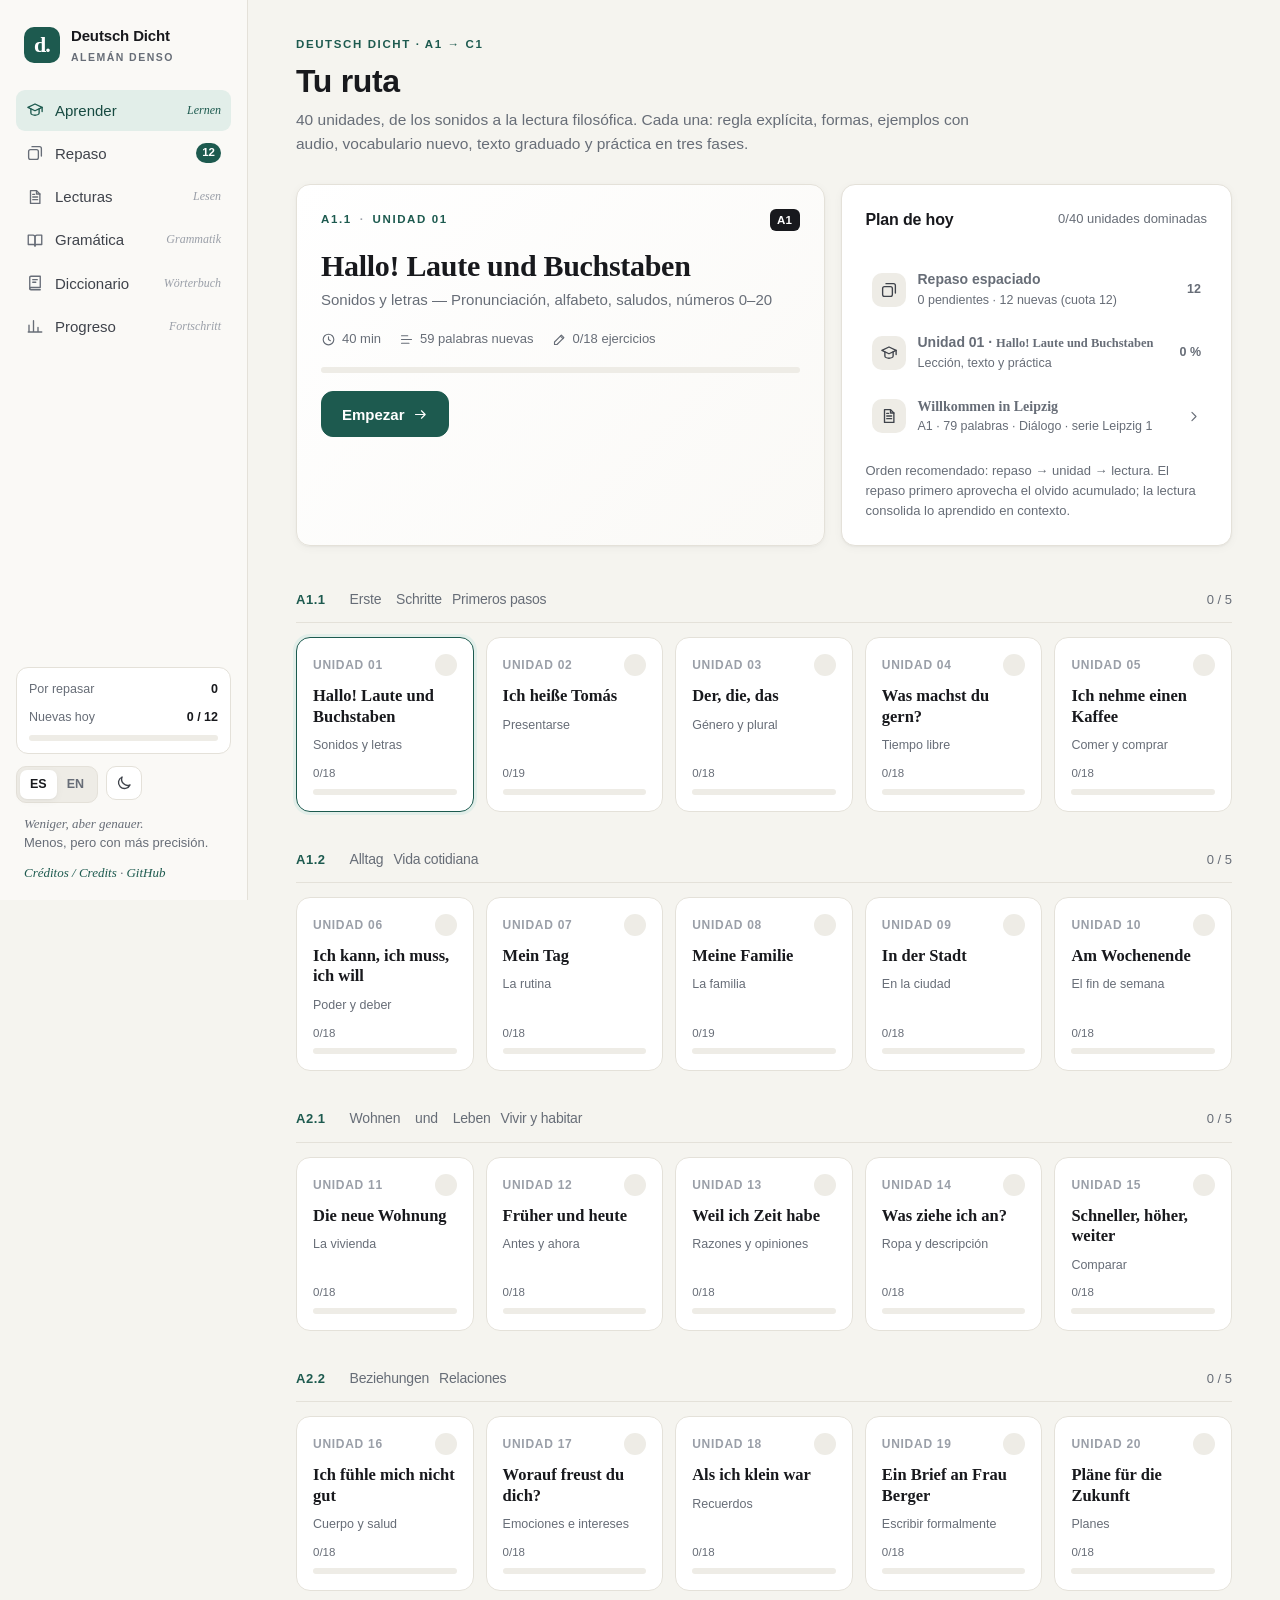
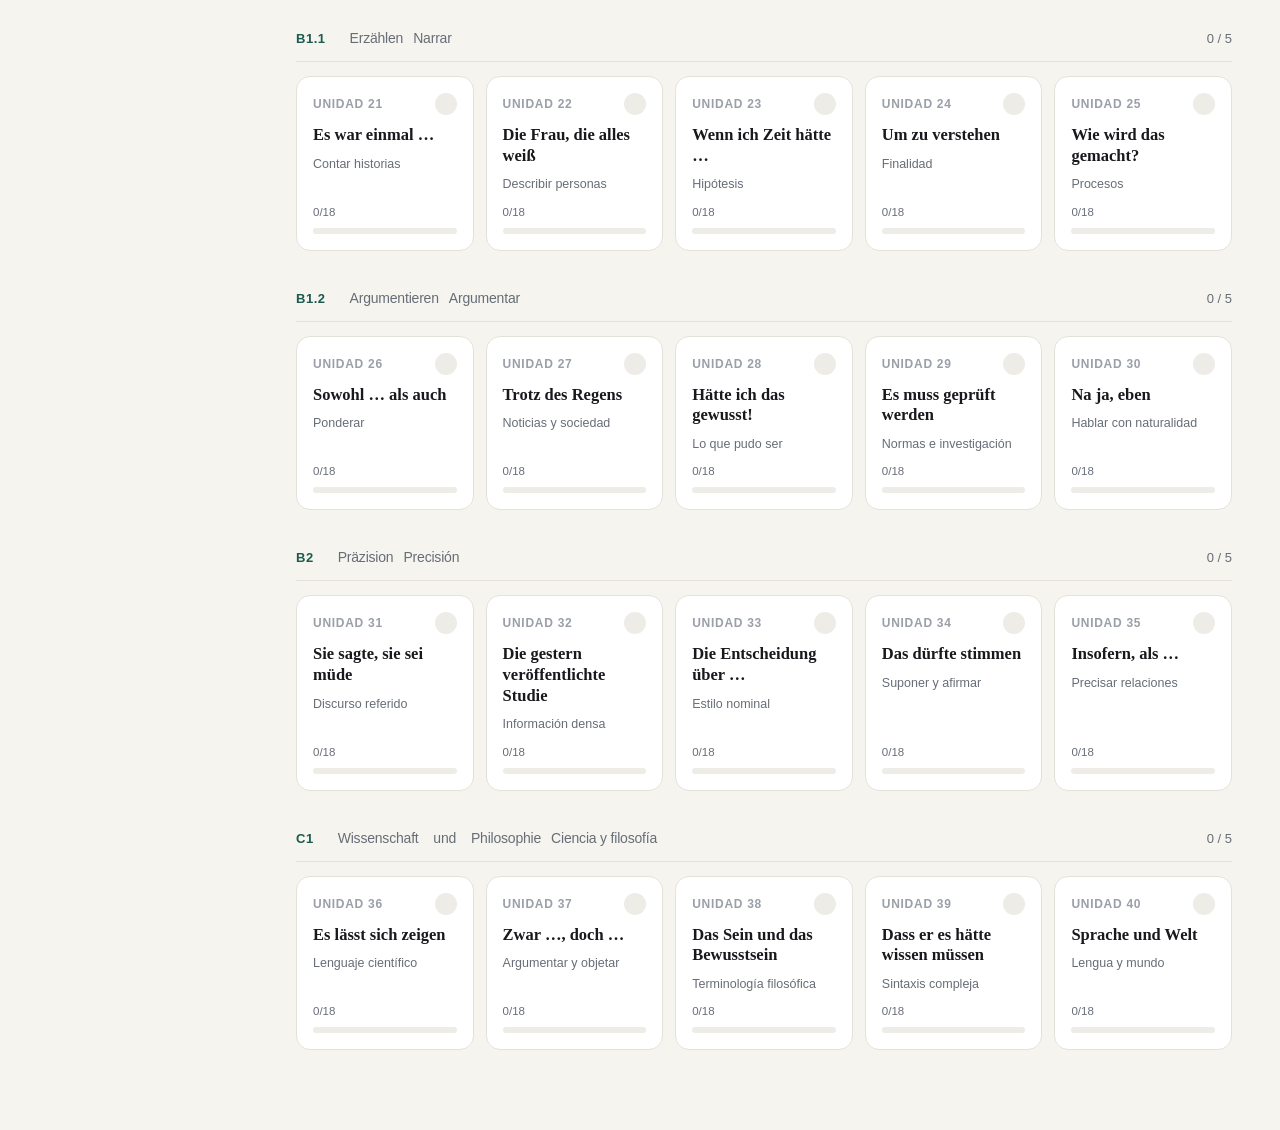
<file: index.html>
<!doctype html>
<html lang="es" data-theme="light">
<head>
  <meta charset="utf-8">
  <meta name="viewport" content="width=device-width,initial-scale=1,viewport-fit=cover">
  <meta name="theme-color" content="#f5f4ef">
  <meta name="description" content="Alemán de A1 a C1: gramática sistemática, léxico curado, lecturas graduadas con audio y repaso FSRS. Aplicación local y privada.">
  <title>Deutsch Dicht</title>
  <link rel="icon" type="image/svg+xml" href="data:image/svg+xml,%3Csvg xmlns='http://www.w3.org/2000/svg' viewBox='0 0 64 64'%3E%3Crect width='64' height='64' rx='16' fill='%231d5a4f'/%3E%3Ctext x='32' y='45' font-family='Georgia' text-anchor='middle' font-size='40' fill='white'%3Ed.%3C/text%3E%3C/svg%3E">
  <link rel="stylesheet" href="styles.css?v=3.1">
  <script>try{const s=JSON.parse(localStorage.getItem('deutsch-dicht.v3')||'{}').settings;if(s&&s.theme)document.documentElement.dataset.theme=s.theme;}catch(e){}</script>
  <!-- Corpus -->
  <script defer src="data/course.js?v=3.1"></script>
  <script defer src="data/frequency.js?v=3.1"></script>
  <script defer src="data/units/u01.js?v=3.1"></script>
  <script defer src="data/units/u02.js?v=3.1"></script>
  <script defer src="data/units/u03.js?v=3.1"></script>
  <script defer src="data/units/u04.js?v=3.1"></script>
  <script defer src="data/units/u05.js?v=3.1"></script>
  <script defer src="data/units/u06.js?v=3.1"></script>
  <script defer src="data/units/u07.js?v=3.1"></script>
  <script defer src="data/units/u08.js?v=3.1"></script>
  <script defer src="data/units/u09.js?v=3.1"></script>
  <script defer src="data/units/u10.js?v=3.1"></script>
  <script defer src="data/units/u11.js?v=3.1"></script>
  <script defer src="data/units/u12.js?v=3.1"></script>
  <script defer src="data/units/u13.js?v=3.1"></script>
  <script defer src="data/units/u14.js?v=3.1"></script>
  <script defer src="data/units/u15.js?v=3.1"></script>
  <script defer src="data/units/u16.js?v=3.1"></script>
  <script defer src="data/units/u17.js?v=3.1"></script>
  <script defer src="data/units/u18.js?v=3.1"></script>
  <script defer src="data/units/u19.js?v=3.1"></script>
  <script defer src="data/units/u20.js?v=3.1"></script>
  <script defer src="data/units/u21.js?v=3.1"></script>
  <script defer src="data/units/u22.js?v=3.1"></script>
  <script defer src="data/units/u23.js?v=3.1"></script>
  <script defer src="data/units/u24.js?v=3.1"></script>
  <script defer src="data/units/u25.js?v=3.1"></script>
  <script defer src="data/units/u26.js?v=3.1"></script>
  <script defer src="data/units/u27.js?v=3.1"></script>
  <script defer src="data/units/u28.js?v=3.1"></script>
  <script defer src="data/units/u29.js?v=3.1"></script>
  <script defer src="data/units/u30.js?v=3.1"></script>
  <script defer src="data/units/u31.js?v=3.1"></script>
  <script defer src="data/units/u32.js?v=3.1"></script>
  <script defer src="data/units/u33.js?v=3.1"></script>
  <script defer src="data/units/u34.js?v=3.1"></script>
  <script defer src="data/units/u35.js?v=3.1"></script>
  <script defer src="data/units/u36.js?v=3.1"></script>
  <script defer src="data/units/u37.js?v=3.1"></script>
  <script defer src="data/units/u38.js?v=3.1"></script>
  <script defer src="data/units/u39.js?v=3.1"></script>
  <script defer src="data/units/u40.js?v=3.1"></script>
  <script defer src="data/grammar/00-chapters.js?v=3.1"></script>
  <script defer src="data/grammar/01-laute.js?v=3.1"></script>
  <script defer src="data/grammar/02-verb.js?v=3.1"></script>
  <script defer src="data/grammar/03-tempus.js?v=3.1"></script>
  <script defer src="data/grammar/04-modus.js?v=3.1"></script>
  <script defer src="data/grammar/05-passiv.js?v=3.1"></script>
  <script defer src="data/grammar/06-nomen.js?v=3.1"></script>
  <script defer src="data/grammar/07-pronomen.js?v=3.1"></script>
  <script defer src="data/grammar/08-adjektiv.js?v=3.1"></script>
  <script defer src="data/grammar/09-praep.js?v=3.1"></script>
  <script defer src="data/grammar/10-satz.js?v=3.1"></script>
  <script defer src="data/grammar/11-text.js?v=3.1"></script>
  <script defer src="data/readings/lib-classics.js?v=3.1"></script>
  <script defer src="data/readings/lib-originals.js?v=3.1"></script>
  <script defer src="data/audio-manifest.js?v=3.1"></script>
  <!-- Motor e interfaz -->
  <script defer src="js/core.js?v=3.1"></script>
  <script defer src="js/morph.js?v=3.1"></script>
  <script defer src="js/content.js?v=3.1"></script>
  <script defer src="js/ui.js?v=3.1"></script>
  <script defer src="js/audio.js?v=3.1"></script>
  <script defer src="js/exercise.js?v=3.1"></script>
  <script defer src="js/views-learn.js?v=3.1"></script>
  <script defer src="js/lookup.js?v=3.1"></script>
  <script defer src="js/views-read.js?v=3.1"></script>
  <script defer src="js/views-review.js?v=3.1"></script>
  <script defer src="js/views-ref.js?v=3.1"></script>
  <script defer src="js/views-progress.js?v=3.1"></script>
  <script defer src="js/app.js?v=3.1"></script>
</head>
<body>
  <a class="skip-link" href="#main">Saltar al contenido</a>
  <div class="app">
    <aside class="sidebar">
      <a class="brand" href="#learn"><span class="brand-mark" aria-hidden="true">d.</span><span><span class="brand-name">Deutsch Dicht</span><span class="brand-sub">Alemán denso</span></span></a>
      <nav class="nav" aria-label="Secciones">
        <a href="#learn" data-nav="learn"><span data-icon="learn"></span><span class="nav-label">Aprender</span><span class="de-label">Lernen</span></a>
        <a href="#review" data-nav="review"><span data-icon="review"></span><span class="nav-label">Repaso</span><span class="count" data-count="review" hidden></span></a>
        <a href="#read" data-nav="read"><span data-icon="read"></span><span class="nav-label">Lecturas</span><span class="de-label">Lesen</span></a>
        <a href="#grammar" data-nav="grammar"><span data-icon="grammar"></span><span class="nav-label">Gramática</span><span class="de-label">Grammatik</span></a>
        <a href="#dict" data-nav="dict"><span data-icon="dict"></span><span class="nav-label">Diccionario</span><span class="de-label">Wörterbuch</span></a>
        <a href="#progress" data-nav="progress"><span data-icon="progress"></span><span class="nav-label">Progreso</span><span class="de-label">Fortschritt</span></a>
      </nav>
      <div class="sidebar-foot">
        <div class="today-mini" id="today-mini" aria-live="polite"></div>
        <div class="prefs"><div class="seg" role="group" aria-label="Idioma / Language"><button data-language="es" aria-pressed="true">ES</button><button data-language="en" aria-pressed="false">EN</button></div><button class="icon-btn" data-theme-toggle aria-label="Tema"></button></div>
        <p class="motto">Weniger, aber genauer.</p><p class="motto"><a href="credits.html">Créditos / Credits</a> · <a href="https://github.com/garbanzo96/deutsch-dicht">GitHub</a></p>
      </div>
    </aside>
    <div class="main">
      <header class="mobile-top"><a class="brand" href="#learn"><span class="brand-mark" aria-hidden="true">d.</span><span class="brand-name">Deutsch Dicht</span></a><div class="prefs"><div class="seg" role="group" aria-label="Idioma / Language"><button data-language="es" aria-pressed="true">ES</button><button data-language="en" aria-pressed="false">EN</button></div><button class="icon-btn" data-theme-toggle aria-label="Tema"></button></div></header>
      <main id="main" tabindex="-1"><div class="loading">Deutsch Dicht…</div></main>
    </div>
  </div>
  <nav class="mobile-bar" aria-label="Secciones">
    <a href="#learn" data-nav="learn"><span data-icon="learn"></span><span class="nav-label">Aprender</span></a>
    <a href="#review" data-nav="review"><span data-icon="review"></span><span class="nav-label">Repaso</span><span class="count" data-count="review" hidden></span></a>
    <a href="#read" data-nav="read"><span data-icon="read"></span><span class="nav-label">Lecturas</span></a>
    <a href="#grammar" data-nav="grammar"><span data-icon="grammar"></span><span class="nav-label">Gramática</span></a>
    <a href="#dict" data-nav="dict"><span data-icon="dict"></span><span class="nav-label">Diccionario</span></a>
    <a href="#progress" data-nav="progress"><span data-icon="progress"></span><span class="nav-label">Progreso</span></a>
  </nav>
  <div id="word-popup" class="popup" role="dialog" aria-label="Palabra" hidden></div>
  <div id="toast" class="toast" role="status" aria-live="polite"></div>
  <dialog id="confirm" aria-labelledby="confirm-title" aria-describedby="confirm-message">
    <form method="dialog" id="confirm-form">
      <h2 id="confirm-title"></h2>
      <p id="confirm-message"></p>
      <div class="row end"><button class="btn" value="cancel" id="confirm-cancel">Cancelar</button><button class="btn primary" value="ok" id="confirm-ok">Confirmar</button></div>
    </form>
  </dialog>
  <noscript>Deutsch Dicht necesita JavaScript.</noscript>
</body>
</html>
</file>
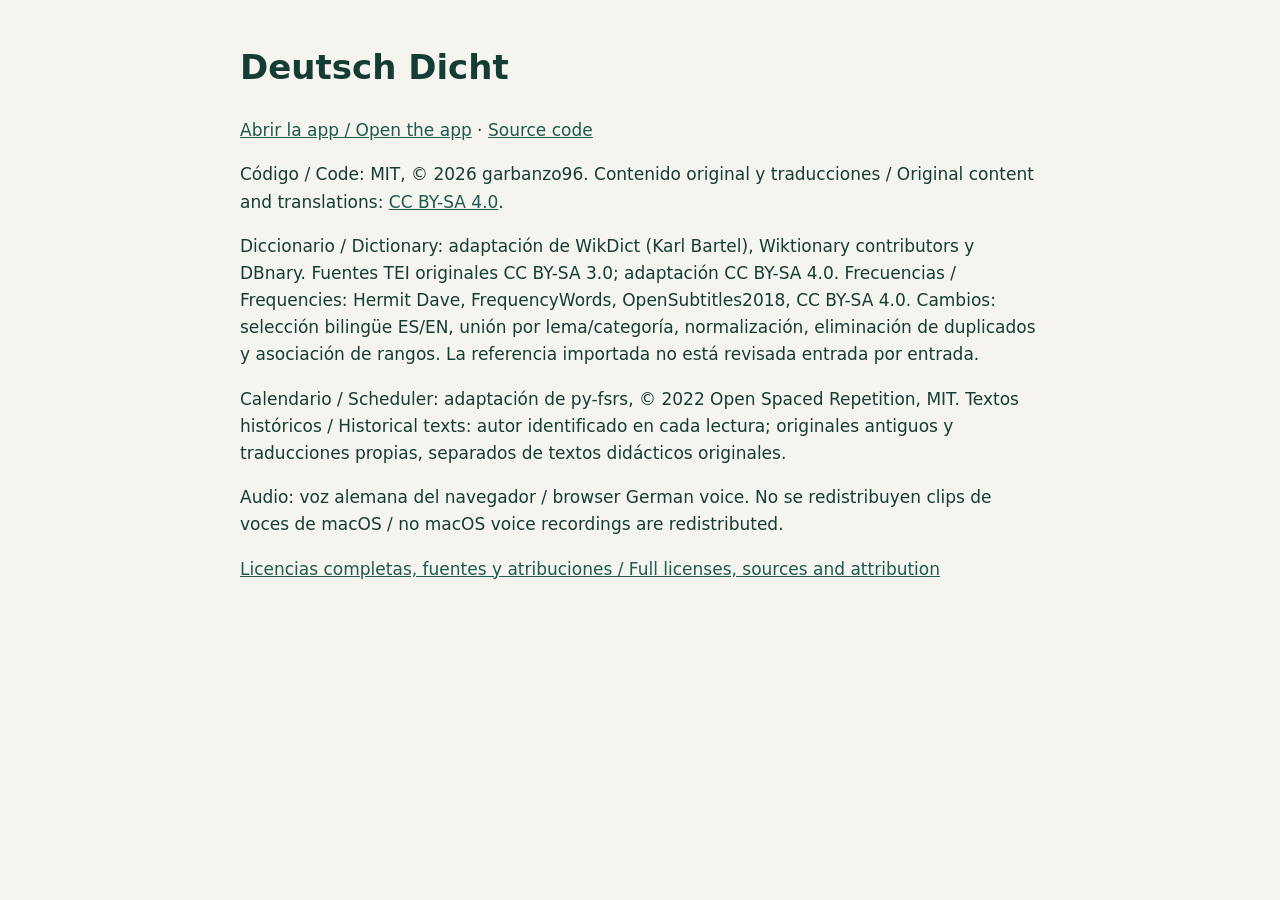
<file: credits.html>
<!doctype html><html lang="es"><meta charset="utf-8"><meta name="viewport" content="width=device-width,initial-scale=1"><title>Deutsch Dicht · Créditos / Credits</title><style>body{font:17px/1.6 system-ui;max-width:800px;margin:40px auto;padding:0 24px;color:#153d35;background:#f5f4ef}a{color:#1d5a4f}@media(prefers-color-scheme:dark){body{background:#17231f;color:#e8ede7}a{color:#9bddc9}}</style><h1>Deutsch Dicht</h1><p><a href="./">Abrir la app / Open the app</a> · <a href="https://github.com/garbanzo96/deutsch-dicht">Source code</a></p><p>Código / Code: MIT, © 2026 garbanzo96. Contenido original y traducciones / Original content and translations: <a href="https://creativecommons.org/licenses/by-sa/4.0/">CC BY-SA 4.0</a>.</p><p>Diccionario / Dictionary: adaptación de WikDict (Karl Bartel), Wiktionary contributors y DBnary. Fuentes TEI originales CC BY-SA 3.0; adaptación CC BY-SA 4.0. Frecuencias / Frequencies: Hermit Dave, FrequencyWords, OpenSubtitles2018, CC BY-SA 4.0. Cambios: selección bilingüe ES/EN, unión por lema/categoría, normalización, eliminación de duplicados y asociación de rangos. La referencia importada no está revisada entrada por entrada.</p><p>Calendario / Scheduler: adaptación de py-fsrs, © 2022 Open Spaced Repetition, MIT. Textos históricos / Historical texts: autor identificado en cada lectura; originales antiguos y traducciones propias, separados de textos didácticos originales.</p><p>Audio: voz alemana del navegador / browser German voice. No se redistribuyen clips de voces de macOS / no macOS voice recordings are redistributed.</p><p><a href="https://github.com/garbanzo96/deutsch-dicht/blob/main/licenses/README.md">Licencias completas, fuentes y atribuciones / Full licenses, sources and attribution</a></p></html>
</file>
<file: styles.css>
/* Deutsch Dicht · sistema visual v3
   Tokens → base → estructura → componentes → bloques de lección → vistas → responsive. */

/* ───────────── Tokens ───────────── */
:root {
  --font-ui: -apple-system, BlinkMacSystemFont, "SF Pro Text", "Inter", "Segoe UI", Roboto, "Helvetica Neue", Arial, sans-serif;
  --font-de: "Iowan Old Style", "Charter", "Palatino Linotype", Palatino, "Book Antiqua", Georgia, serif;
  --font-mono: ui-monospace, "SF Mono", Menlo, Consolas, monospace;

  --bg: #f5f4ef; --surface: #ffffff; --surface-2: #faf9f6; --sunken: #eeece6; --overlay: rgba(23, 25, 29, .38);
  --ink: #18191d; --ink-2: #3f434b; --muted: #676d77; --faint: #9a9fa8;
  --line: #e4e1d9; --line-2: #d3cfc5;
  --accent: #1d5a4f; --accent-2: #174a41; --accent-ink: #ffffff; --accent-soft: #e2eee9; --accent-line: #b5d3c8;
  --good: #1d7849; --good-soft: #e4f3ea; --bad: #b02731; --bad-soft: #fbe8e9; --warn: #946000; --warn-soft: #fbf0d9;
  --m: #2457a3; --m-soft: #e7eef9; --f: #ad2a3a; --f-soft: #fbe8eb; --n: #22784a; --n-soft: #e3f2e8; --p: #8a5808; --p-soft: #f6edda;
  --akk: #b4520a; --dat: #6a3db3; --gen: #0d7088; --verb: #1d5a4f;
  --hl-bg: #e2eee9; --hl-ink: #174a41;
  --r: 14px; --r-s: 10px; --r-xs: 7px;
  --shadow: 0 1px 2px rgba(17, 19, 23, .04), 0 2px 10px rgba(17, 19, 23, .04);
  --shadow-lg: 0 18px 50px rgba(17, 19, 23, .16), 0 2px 6px rgba(17, 19, 23, .06);
  --sidebar: 248px; --gutter: 48px; --page: 1120px;
  color-scheme: light;
}
:root[data-theme="dark"] {
  --bg: #0e1013; --surface: #16191d; --surface-2: #1b1f24; --sunken: #111317; --overlay: rgba(0, 0, 0, .55);
  --ink: #ebe9e4; --ink-2: #c8cad0; --muted: #959ba5; --faint: #6c727c;
  --line: #262a30; --line-2: #343941;
  --accent: #6cc3ac; --accent-2: #86d3be; --accent-ink: #0a1714; --accent-soft: #152d27; --accent-line: #275a4e;
  --good: #63cb93; --good-soft: #13301f; --bad: #f1858c; --bad-soft: #3a191c; --warn: #e6b65e; --warn-soft: #32260f;
  --m: #8bb7f2; --m-soft: #172840; --f: #f2939d; --f-soft: #3a1a20; --n: #81d3a2; --n-soft: #14301e; --p: #e6bd6c; --p-soft: #332711;
  --akk: #f2a560; --dat: #b99cf2; --gen: #62c4dc; --verb: #6cc3ac;
  --hl-bg: #173a32; --hl-ink: #9be0cc;
  --shadow: 0 1px 2px rgba(0, 0, 0, .3); --shadow-lg: 0 18px 50px rgba(0, 0, 0, .55);
  color-scheme: dark;
}

/* ───────────── Base ───────────── */
*, *::before, *::after { box-sizing: border-box; }
html { -webkit-text-size-adjust: 100%; text-size-adjust: 100%; }
body { margin: 0; background: var(--bg); color: var(--ink); font: 15px/1.55 var(--font-ui); -webkit-font-smoothing: antialiased; }
h1, h2, h3, h4 { margin: 0; line-height: 1.2; letter-spacing: -.01em; font-weight: 650; }
p { margin: 0; }
a { color: var(--accent); text-decoration: none; }
a:hover { text-decoration: underline; text-underline-offset: 3px; }
button, input, select, textarea { font: inherit; color: inherit; }
button { cursor: pointer; }
:focus-visible { outline: 2px solid var(--accent); outline-offset: 2px; border-radius: 4px; }
::selection { background: var(--accent-soft); }
.de, [lang="de"] { font-family: var(--font-de); }
.ui { font-family: var(--font-ui); }
.mono { font-family: var(--font-mono); font-size: .9em; }
.muted { color: var(--muted); }
.faint { color: var(--faint); }
.small { font-size: 13px; }
.xs { font-size: 12px; }
.nowrap { white-space: nowrap; }
.sr { position: absolute; width: 1px; height: 1px; overflow: hidden; clip: rect(0 0 0 0); white-space: nowrap; }
.skip-link { position: absolute; left: 12px; top: -60px; z-index: 50; background: var(--accent); color: var(--accent-ink); padding: 8px 14px; border-radius: 8px; }
.skip-link:focus { top: 12px; }
svg.i { width: 18px; height: 18px; flex: none; stroke: currentColor; fill: none; stroke-width: 1.8; stroke-linecap: round; stroke-linejoin: round; vertical-align: middle; }
svg.i.s { width: 15px; height: 15px; }
svg.i.l { width: 22px; height: 22px; }
svg.i.fill { fill: currentColor; stroke: none; }

/* ───────────── Estructura ───────────── */
.app { display: grid; grid-template-columns: var(--sidebar) minmax(0, 1fr); min-height: 100vh; }
.sidebar { position: sticky; top: 0; height: 100vh; display: flex; flex-direction: column; gap: 22px; padding: 22px 16px 18px; border-right: 1px solid var(--line); background: var(--surface-2); }
.brand { display: flex; align-items: center; gap: 11px; padding: 2px 8px; color: var(--ink); }
.brand:hover { text-decoration: none; }
.brand-mark { width: 36px; height: 36px; border-radius: 10px; background: var(--accent); color: var(--accent-ink); display: grid; place-items: center; font: 600 22px/1 var(--font-de); letter-spacing: -.04em; }
.brand-name { font-weight: 650; font-size: 15px; letter-spacing: -.01em; }
.brand-sub { display: block; font-size: 10.5px; letter-spacing: .14em; text-transform: uppercase; color: var(--muted); font-weight: 600; margin-top: 2px; }
.nav { display: flex; flex-direction: column; gap: 2px; }
.nav a { display: flex; align-items: center; gap: 11px; padding: 9px 10px; border-radius: 9px; color: var(--ink-2); font-weight: 520; }
.nav a:hover { background: var(--sunken); text-decoration: none; }
.nav a.active { background: var(--accent-soft); color: var(--accent-2); }
.nav a .i { color: var(--muted); }
.nav a.active .i { color: var(--accent); }
.nav .de-label { margin-left: auto; font: italic 12px var(--font-de); color: var(--faint); }
.nav .count { margin-left: auto; min-width: 22px; height: 20px; padding: 0 6px; border-radius: 10px; background: var(--accent); color: var(--accent-ink); font-size: 11.5px; font-weight: 650; display: grid; place-items: center; }
.nav a.active .de-label { color: var(--accent); }
.sidebar-foot { margin-top: auto; display: grid; gap: 12px; }
.today-mini { border: 1px solid var(--line); background: var(--surface); border-radius: 12px; padding: 12px; display: grid; gap: 8px; }
.today-mini .row { display: flex; justify-content: space-between; font-size: 12.5px; color: var(--muted); }
.today-mini strong { color: var(--ink); font-variant-numeric: tabular-nums; }
.prefs { display: flex; gap: 8px; }
.seg { display: inline-flex; padding: 3px; border-radius: 10px; background: var(--sunken); border: 1px solid var(--line); }
.seg button { border: 0; background: none; padding: 5px 10px; border-radius: 7px; font-size: 12.5px; font-weight: 600; color: var(--muted); display: inline-flex; align-items: center; gap: 6px; }
.seg button[aria-pressed="true"] { background: var(--surface); color: var(--ink); box-shadow: var(--shadow); }
.icon-btn { width: 36px; height: 34px; border-radius: 10px; border: 1px solid var(--line); background: var(--surface); display: inline-grid; place-items: center; color: var(--ink-2); }
.icon-btn:hover { border-color: var(--line-2); color: var(--ink); }
.motto { padding: 0 8px; font: italic 13px/1.4 var(--font-de); color: var(--muted); }
.main { min-width: 0; }
.page { max-width: calc(var(--page) + 2 * var(--gutter)); margin: 0 auto; padding: 36px var(--gutter) 80px; }
.page.wide { max-width: 1320px; }
.loading { padding: 80px; color: var(--muted); }

/* Encabezado de página */
.page-head { display: flex; align-items: flex-end; justify-content: space-between; gap: 24px; margin-bottom: 28px; }
.eyebrow { font-size: 11.5px; font-weight: 650; letter-spacing: .14em; text-transform: uppercase; color: var(--accent); display: flex; align-items: center; gap: 8px; }
.eyebrow .sep { color: var(--faint); }
.page-head h1 { font-size: 32px; margin-top: 8px; }
.page-head .lede { margin-top: 8px; color: var(--muted); font-size: 15.5px; max-width: 680px; }
.crumbs { display: flex; flex-wrap: wrap; align-items: center; gap: 6px; font-size: 13px; color: var(--muted); margin-bottom: 18px; }
.crumbs a { color: var(--muted); }
.crumbs a:hover { color: var(--ink); }
.crumbs .i { color: var(--faint); }

/* ───────────── Componentes ───────────── */
.card { background: var(--surface); border: 1px solid var(--line); border-radius: var(--r); padding: 24px; box-shadow: var(--shadow); }
.card.flat { box-shadow: none; }
.card.tight { padding: 18px; }
.card-head { display: flex; align-items: center; justify-content: space-between; gap: 12px; margin-bottom: 16px; }
.card-head h2, .card-head h3 { font-size: 16px; }
.card-head .sub { font-size: 13px; color: var(--muted); }
.stack { display: grid; grid-template-columns: minmax(0, 1fr); gap: 16px; }
.stack.l { gap: 28px; }
.stack.xl { gap: 44px; }
.row { display: flex; align-items: center; gap: 10px; flex-wrap: wrap; }
.row.spread { justify-content: space-between; }
.row.end { justify-content: flex-end; }
.grid { display: grid; gap: 16px; }
.g2 { grid-template-columns: repeat(2, minmax(0, 1fr)); }
.g3 { grid-template-columns: repeat(3, minmax(0, 1fr)); }
.g4 { grid-template-columns: repeat(4, minmax(0, 1fr)); }
.g5 { grid-template-columns: repeat(5, minmax(0, 1fr)); }
.divider { height: 1px; background: var(--line); margin: 4px 0; }

.btn { display: inline-flex; align-items: center; justify-content: center; gap: 8px; height: 38px; padding: 0 15px; border-radius: 10px; border: 1px solid var(--line-2); background: var(--surface); color: var(--ink); font-weight: 600; font-size: 14px; white-space: nowrap; transition: background .12s, border-color .12s, transform .06s; }
.btn:hover { border-color: var(--faint); text-decoration: none; }
.btn:active { transform: translateY(1px); }
.btn.primary { background: var(--accent); border-color: var(--accent); color: var(--accent-ink); }
.btn.primary:hover { background: var(--accent-2); border-color: var(--accent-2); }
.btn.ghost { border-color: transparent; background: transparent; color: var(--ink-2); }
.btn.ghost:hover { background: var(--sunken); }
.btn.danger { color: var(--bad); border-color: color-mix(in srgb, var(--bad) 35%, var(--line)); }
.btn.sm { height: 32px; padding: 0 11px; font-size: 13px; border-radius: 8px; }
.btn.lg { height: 46px; padding: 0 20px; font-size: 15px; border-radius: 12px; }
.btn[disabled] { opacity: .45; cursor: not-allowed; }
.btn .kbd { margin-left: 4px; }
.kbd { display: inline-grid; place-items: center; min-width: 20px; height: 20px; padding: 0 5px; border-radius: 5px; border: 1px solid currentColor; font: 600 11px var(--font-ui); opacity: .55; }
.chip { display: inline-flex; align-items: center; gap: 6px; height: 24px; padding: 0 9px; border-radius: 7px; background: var(--sunken); color: var(--ink-2); font-size: 12px; font-weight: 600; white-space: nowrap; }
.chip.accent { background: var(--accent-soft); color: var(--accent-2); }
.chip.good { background: var(--good-soft); color: var(--good); }
.chip.bad { background: var(--bad-soft); color: var(--bad); }
.chip.warn { background: var(--warn-soft); color: var(--warn); }
.chip.outline { background: transparent; border: 1px solid var(--line-2); }
.level { display: inline-grid; place-items: center; height: 22px; min-width: 30px; padding: 0 6px; border-radius: 6px; font: 700 11.5px var(--font-ui); letter-spacing: .02em; background: var(--ink); color: var(--surface); }
.bar { height: 6px; border-radius: 4px; background: var(--sunken); overflow: hidden; }
.bar > span { display: block; height: 100%; background: var(--accent); border-radius: 4px; transition: width .3s; }
.bar.good > span { background: var(--good); }
.ring { --v: 0; width: 44px; height: 44px; border-radius: 50%; background: conic-gradient(var(--accent) calc(var(--v) * 1%), var(--sunken) 0); display: grid; place-items: center; flex: none; }
.ring::before { content: attr(data-label); width: 34px; height: 34px; border-radius: 50%; background: var(--surface); display: grid; place-items: center; font-size: 11px; font-weight: 700; color: var(--ink-2); font-variant-numeric: tabular-nums; }
.kpi { display: grid; gap: 4px; }
.kpi .v { font-size: 28px; font-weight: 680; letter-spacing: -.02em; font-variant-numeric: tabular-nums; line-height: 1.1; }
.kpi .v small { font-size: 15px; color: var(--muted); font-weight: 600; }
.kpi .l { font-size: 13px; color: var(--muted); }
.kpi .d { font-size: 12px; color: var(--faint); }
.input, .select { height: 42px; border-radius: 10px; border: 1px solid var(--line-2); background: var(--surface); padding: 0 13px; width: 100%; }
.input:focus, .select:focus { outline: none; border-color: var(--accent); box-shadow: 0 0 0 3px var(--accent-soft); }
.search-box { position: relative; }
.search-box .i { position: absolute; left: 13px; top: 50%; transform: translateY(-50%); color: var(--faint); }
.search-box .input { padding-left: 40px; height: 46px; font-size: 15.5px; }
.tabs { display: flex; gap: 4px; border-bottom: 1px solid var(--line); }
.tabs button, .tabs a { position: relative; border: 0; background: none; padding: 12px 14px 13px; font-weight: 620; color: var(--muted); display: inline-flex; align-items: center; gap: 9px; font-size: 14.5px; }
.tabs button:hover, .tabs a:hover { color: var(--ink); text-decoration: none; }
.tabs [aria-selected="true"] { color: var(--ink); }
.tabs [aria-selected="true"]::after { content: ""; position: absolute; left: 10px; right: 10px; bottom: -1px; height: 2px; border-radius: 2px; background: var(--accent); }
.tabs .num { font: 700 11px var(--font-ui); color: var(--faint); }
.tabs .de-tab { font-family: var(--font-de); font-weight: 600; font-size: 15.5px; }
.tabs .meta { font-size: 12px; color: var(--faint); font-weight: 600; }
.notice { border: 1px solid var(--accent-line); background: var(--accent-soft); color: var(--ink); padding: 12px 16px; border-radius: 12px; display: flex; gap: 12px; align-items: flex-start; }
.notice.warn { border-color: color-mix(in srgb, var(--warn) 30%, var(--line)); background: var(--warn-soft); }
.empty { text-align: center; padding: 48px 24px; color: var(--muted); }
.empty h2 { color: var(--ink); font-size: 20px; margin: 10px 0 6px; }
.toast { position: fixed; left: 50%; bottom: 26px; transform: translate(-50%, 20px); opacity: 0; pointer-events: none; background: var(--ink); color: var(--surface); padding: 10px 16px; border-radius: 10px; font-size: 13.5px; font-weight: 550; box-shadow: var(--shadow-lg); transition: .2s; z-index: 60; max-width: calc(100vw - 32px); }
.toast.visible { opacity: 1; transform: translate(-50%, 0); }
dialog { border: 1px solid var(--line); border-radius: 16px; padding: 24px; background: var(--surface); color: var(--ink); box-shadow: var(--shadow-lg); max-width: 440px; width: calc(100vw - 32px); }
dialog::backdrop { background: var(--overlay); }
dialog h2 { font-size: 18px; margin-bottom: 8px; }
dialog p { color: var(--muted); margin-bottom: 20px; }

/* Texto alemán anotado */
.hl { background: var(--hl-bg); color: var(--hl-ink); border-radius: 4px; padding: 0 2px; font-weight: 650; }
.g-m { color: var(--m); } .g-f { color: var(--f); } .g-n { color: var(--n); } .g-p { color: var(--p); }
.c-N { font-weight: 650; text-decoration: underline 2px; text-underline-offset: 4px; text-decoration-color: color-mix(in srgb, var(--ink) 35%, transparent); }
.c-A { color: var(--akk); font-weight: 650; } .c-D { color: var(--dat); font-weight: 650; } .c-G { color: var(--gen); font-weight: 650; }
.c-V { color: var(--verb); font-weight: 700; }
.art { font-weight: 650; }
.strike { text-decoration: line-through; text-decoration-color: var(--bad); text-decoration-thickness: 1.5px; }
.say { border: 0; background: none; padding: 0; color: inherit; font: inherit; display: inline-flex; align-items: center; gap: 6px; border-radius: 6px; text-align: left; }
.say:hover { color: var(--accent); }
.say .i { color: var(--faint); width: 15px; height: 15px; }
.say:hover .i, .say[data-state="playing"] .i { color: var(--accent); }
.audio-btn { width: 32px; height: 32px; border-radius: 50%; border: 1px solid var(--line-2); background: var(--surface); display: inline-grid; place-items: center; color: var(--ink-2); flex: none; }
.audio-btn:hover { border-color: var(--accent); color: var(--accent); }
.audio-btn[data-state="playing"] { background: var(--accent); border-color: var(--accent); color: var(--accent-ink); }
.audio-btn.lg { width: 44px; height: 44px; }

/* ───────────── Curso ───────────── */
.hero { display: grid; grid-template-columns: minmax(0, 1.35fr) minmax(0, 1fr); gap: 16px; margin-bottom: 40px; }
.continue { display: flex; flex-direction: column; gap: 18px; background: linear-gradient(135deg, var(--surface), var(--surface-2)); }
.continue .title { font: 600 30px/1.15 var(--font-de); letter-spacing: -.01em; }
.continue .sub { color: var(--muted); margin-top: 4px; }
.continue .meta { display: flex; gap: 18px; flex-wrap: wrap; color: var(--muted); font-size: 13px; }
.continue .meta span { display: inline-flex; align-items: center; gap: 6px; }
.today { display: grid; gap: 14px; align-content: start; }
.today-list { display: grid; gap: 2px; }
.today-item { display: grid; grid-template-columns: 34px 1fr auto; align-items: center; gap: 12px; padding: 10px 6px; border-radius: 10px; color: var(--ink); }
.today-item:hover { background: var(--sunken); text-decoration: none; }
.today-item .n { width: 34px; height: 34px; border-radius: 10px; background: var(--sunken); display: grid; place-items: center; color: var(--ink-2); }
.today-item strong { display: block; font-size: 14px; }
.today-item span { font-size: 12.5px; color: var(--muted); }
.today-item .v { font-weight: 700; font-variant-numeric: tabular-nums; }
.module { margin-top: 34px; }
.module-head { display: grid; grid-template-columns: auto 1fr auto; align-items: baseline; gap: 14px; padding-bottom: 12px; margin-bottom: 14px; border-bottom: 1px solid var(--line); }
.module-code { font: 700 13px var(--font-ui); color: var(--accent); letter-spacing: .04em; }
.module-title { font: 600 20px var(--font-de); }
.module-title span { font: 500 14px var(--font-ui); color: var(--muted); margin-left: 10px; }
.module-progress { font-size: 13px; color: var(--muted); font-variant-numeric: tabular-nums; }
.units { display: grid; grid-template-columns: repeat(5, minmax(0, 1fr)); gap: 12px; }
.unit-tile { position: relative; display: flex; flex-direction: column; gap: 10px; min-height: 172px; padding: 16px; border-radius: var(--r); border: 1px solid var(--line); background: var(--surface); color: var(--ink); transition: border-color .15s, transform .15s, box-shadow .15s; }
.unit-tile:hover { text-decoration: none; border-color: var(--accent-line); transform: translateY(-1px); box-shadow: var(--shadow); }
.unit-tile.current { border-color: var(--accent); box-shadow: 0 0 0 3px var(--accent-soft); }
.unit-tile .top { display: flex; justify-content: space-between; align-items: center; }
.unit-tile .num { font: 700 12px var(--font-ui); color: var(--faint); letter-spacing: .06em; font-variant-numeric: tabular-nums; }
.unit-tile .t { font: 600 16.5px/1.25 var(--font-de); }
.unit-tile .s { font-size: 12.5px; color: var(--muted); line-height: 1.4; }
.unit-tile .bottom { margin-top: auto; display: grid; gap: 6px; }
.unit-tile .state { font-size: 11.5px; color: var(--muted); display: flex; justify-content: space-between; }
.unit-tile.done .num { color: var(--good); }
.status-dot { width: 22px; height: 22px; border-radius: 50%; display: grid; place-items: center; background: var(--sunken); color: var(--faint); }
.status-dot.done { background: var(--good-soft); color: var(--good); }
.status-dot.progress { background: var(--accent-soft); color: var(--accent); }

/* ───────────── Unidad ───────────── */
.unit-head { display: grid; grid-template-columns: minmax(0, 1fr) auto; gap: 24px; align-items: end; margin-bottom: 22px; }
.unit-head h1 { font: 600 40px/1.08 var(--font-de); letter-spacing: -.015em; margin-top: 10px; }
.unit-head .sub { font-size: 17px; color: var(--muted); margin-top: 8px; }
.unit-meta { display: flex; flex-wrap: wrap; gap: 8px 18px; margin-top: 16px; color: var(--muted); font-size: 13px; }
.unit-meta span { display: inline-flex; align-items: center; gap: 6px; }
.unit-score { display: grid; justify-items: end; gap: 6px; text-align: right; }
.unit-score .ring { width: 64px; height: 64px; }
.unit-score .ring::before { width: 52px; height: 52px; font-size: 13px; }
.unit-tabs { position: sticky; top: 0; z-index: 5; background: color-mix(in srgb, var(--bg) 92%, transparent); backdrop-filter: blur(8px); margin: 0 calc(-1 * var(--gutter)) 28px; padding: 0 var(--gutter); }
.lesson-layout { display: grid; grid-template-columns: minmax(0, 1fr) 210px; gap: 44px; align-items: start; }
.toc { position: sticky; top: 76px; display: grid; gap: 2px; font-size: 13px; }
.toc .label { font-size: 11px; font-weight: 700; letter-spacing: .12em; text-transform: uppercase; color: var(--faint); margin-bottom: 8px; }
.toc a { display: grid; grid-template-columns: 22px 1fr; gap: 6px; padding: 6px 8px; border-radius: 8px; color: var(--muted); }
.toc a:hover { background: var(--sunken); color: var(--ink); text-decoration: none; }
.toc a.active { color: var(--accent-2); background: var(--accent-soft); }
.toc a b { font-weight: 700; font-size: 11px; color: var(--faint); padding-top: 1px; font-variant-numeric: tabular-nums; }
.toc .de { font-style: italic; }
.section { scroll-margin-top: 80px; }
.section-head { display: grid; grid-template-columns: 40px 1fr auto; align-items: center; gap: 14px; margin-bottom: 18px; }
.section-head .n { width: 40px; height: 40px; border-radius: 12px; border: 1px solid var(--line-2); display: grid; place-items: center; font: 700 13px var(--font-ui); color: var(--ink-2); background: var(--surface); font-variant-numeric: tabular-nums; }
.section-head h2 { font: 600 22px var(--font-de); }
.section-head h2 span { font: 500 14px var(--font-ui); color: var(--muted); margin-left: 10px; }
.section-head .aside { font-size: 13px; color: var(--muted); }
.goals { display: grid; grid-template-columns: repeat(3, minmax(0, 1fr)); gap: 12px; counter-reset: goal; }
.goal { display: grid; grid-template-columns: 30px 1fr; gap: 12px; align-items: start; padding: 16px; border-radius: var(--r); border: 1px solid var(--line); background: var(--surface); font-size: 14px; color: var(--ink-2); }
.goal::before { counter-increment: goal; content: counter(goal); width: 30px; height: 30px; border-radius: 9px; background: var(--accent-soft); color: var(--accent-2); font-weight: 700; display: grid; place-items: center; font-size: 13px; }

/* ───────────── Bloques de lección ───────────── */
.blocks { display: grid; gap: 18px; }
.blk { background: var(--surface); border: 1px solid var(--line); border-radius: var(--r); padding: 22px 24px; }
.blk > h3 { font-size: 15px; font-weight: 650; margin-bottom: 14px; display: flex; align-items: center; gap: 10px; }
.blk > h3 .tag { font: 700 10.5px var(--font-ui); letter-spacing: .1em; text-transform: uppercase; color: var(--faint); }
.blk-note-text { margin-top: 14px; font-size: 13.5px; color: var(--muted); padding-top: 12px; border-top: 1px dashed var(--line); }
.concepts { display: grid; grid-template-columns: repeat(2, minmax(0, 1fr)); gap: 14px; }
.concepts.single { grid-template-columns: minmax(0, 1fr); }
.concept { background: var(--surface); border: 1px solid var(--line); border-radius: var(--r); padding: 20px 22px; display: grid; gap: 8px; align-content: start; }
.concept .cterm { font: 600 19px/1.25 var(--font-de); color: var(--accent-2); }
.concept p { color: var(--ink-2); font-size: 14.5px; }
.concept .ex { display: grid; gap: 4px; margin-top: 4px; }
.tbl-wrap { overflow-x: auto; border: 1px solid var(--line); border-radius: var(--r-s); }
.tbl { width: 100%; border-collapse: collapse; font-size: 14.5px; }
.tbl th, .tbl td { padding: 10px 14px; text-align: left; border-bottom: 1px solid var(--line); vertical-align: top; }
.tbl tr:last-child td, .tbl tr:last-child th { border-bottom: 0; }
.tbl thead th { background: var(--surface-2); font: 650 11.5px var(--font-ui); letter-spacing: .06em; text-transform: uppercase; color: var(--muted); white-space: nowrap; }
.tbl tbody th { font-weight: 600; color: var(--ink-2); background: var(--surface-2); white-space: nowrap; }
.tbl td.de { font-size: 15.5px; }
.tbl tbody tr:hover td { background: color-mix(in srgb, var(--accent-soft) 35%, transparent); }
.slots { display: grid; gap: 6px; }
.slots-head, .slots-row { display: grid; gap: 6px; }
.slots-head span { font: 650 11px var(--font-ui); letter-spacing: .08em; text-transform: uppercase; color: var(--muted); padding: 0 12px; }
.slot { padding: 11px 12px; border-radius: 9px; background: var(--surface-2); border: 1px solid var(--line); font: 16px/1.35 var(--font-de); min-height: 44px; }
.slot.verb { background: var(--accent-soft); border-color: var(--accent-line); color: var(--accent-2); font-weight: 650; text-align: center; }
.slot.empty { background: transparent; border-style: dashed; }
.pairs { display: grid; gap: 10px; }
.pair { display: grid; grid-template-columns: minmax(0, 1fr) 40px minmax(0, 1fr); align-items: center; gap: 8px; }
.pair .side { padding: 12px 14px; border-radius: 10px; border: 1px solid var(--line); background: var(--surface-2); font: 16px/1.4 var(--font-de); }
.pair .side.to { border-color: var(--accent-line); background: color-mix(in srgb, var(--accent-soft) 55%, var(--surface)); }
.pair .arrow { display: grid; place-items: center; color: var(--accent); }
.pair .gloss { grid-column: 1 / -1; font-size: 13px; color: var(--muted); margin-top: -4px; padding-left: 4px; }
.formula { display: flex; flex-wrap: wrap; align-items: center; gap: 8px; }
.formula .part { padding: 9px 14px; border-radius: 10px; border: 1px solid var(--line-2); background: var(--surface-2); font: 600 15px var(--font-de); }
.formula .part.key { background: var(--accent); color: var(--accent-ink); border-color: var(--accent); }
.formula .op { color: var(--faint); font-weight: 700; font-size: 18px; }
.formula-ex { margin-top: 12px; display: grid; gap: 6px; }
.term-list { display: grid; gap: 0; border: 1px solid var(--line); border-radius: var(--r-s); overflow: hidden; }
.term-list.c2 { grid-template-columns: repeat(2, minmax(0, 1fr)); }
.term-list.c3 { grid-template-columns: repeat(3, minmax(0, 1fr)); }
.term-list.c4 { grid-template-columns: repeat(4, minmax(0, 1fr)); }
.term { display: grid; grid-template-columns: minmax(0, auto) 1fr; gap: 4px 12px; align-items: baseline; padding: 10px 14px; border-bottom: 1px solid var(--line); border-right: 1px solid var(--line); background: var(--surface); }
.term .de { font-size: 15.5px; }
.term .m { color: var(--muted); font-size: 13.5px; }
.term.num-term { grid-template-columns: 34px 1fr; }
.term.num-term .k { font: 700 14px var(--font-ui); color: var(--faint); font-variant-numeric: tabular-nums; }
.letters { display: grid; grid-template-columns: repeat(10, minmax(0, 1fr)); gap: 6px; }
.letter { display: grid; justify-items: center; gap: 2px; padding: 10px 4px 8px; border-radius: 10px; border: 1px solid var(--line); background: var(--surface-2); }
.letter:hover { border-color: var(--accent); }
.letter b { font: 600 22px/1 var(--font-de); }
.letter span { font-size: 11.5px; color: var(--muted); }
.letter i { font: 11px var(--font-mono); color: var(--faint); font-style: normal; }
.sounds { display: grid; gap: 0; border: 1px solid var(--line); border-radius: var(--r-s); overflow: hidden; }
.sound { display: grid; grid-template-columns: 160px 70px minmax(0, 1.2fr) minmax(0, 1fr); gap: 14px; align-items: center; padding: 11px 14px; border-bottom: 1px solid var(--line); background: var(--surface); }
.sound:last-child { border-bottom: 0; }
.sound .g { font: 650 16px var(--font-de); }
.sound .ipa { font: 13px var(--font-mono); color: var(--accent-2); background: var(--accent-soft); padding: 2px 7px; border-radius: 6px; justify-self: start; }
.sound .words { display: flex; flex-wrap: wrap; gap: 6px; }
.sound .note { font-size: 13px; color: var(--muted); }
.word-chip { display: inline-flex; align-items: center; gap: 6px; height: 30px; padding: 0 11px; border-radius: 8px; border: 1px solid var(--line-2); background: var(--surface-2); font: 15px var(--font-de); color: var(--ink); }
.word-chip:hover { border-color: var(--accent); color: var(--accent); }
.word-chip .i { width: 13px; height: 13px; color: var(--faint); }
.word-chip[data-state="playing"] { border-color: var(--accent); background: var(--accent-soft); }
.minimal { display: grid; gap: 8px; }
.minimal-head, .minimal-row { display: grid; grid-template-columns: minmax(0, 1fr) minmax(0, 1fr) minmax(0, 1.2fr); gap: 10px; align-items: center; }
.minimal-head span { font: 650 11px var(--font-ui); letter-spacing: .08em; text-transform: uppercase; color: var(--muted); }
.minimal-row .word-chip { justify-content: space-between; height: 38px; font-size: 16px; }
.minimal-row .m { font-size: 13px; color: var(--muted); }
.callout { display: grid; grid-template-columns: 32px 1fr; gap: 12px; padding: 16px 18px; border-radius: var(--r); border: 1px solid var(--line); background: var(--surface); font-size: 14.5px; color: var(--ink-2); }
.callout .ic { width: 32px; height: 32px; border-radius: 9px; display: grid; place-items: center; background: var(--sunken); color: var(--ink-2); }
.callout b.k { display: block; font-size: 11px; letter-spacing: .1em; text-transform: uppercase; color: var(--muted); margin-bottom: 3px; }
.callout.tip .ic { background: var(--accent-soft); color: var(--accent); }
.callout.warn .ic { background: var(--warn-soft); color: var(--warn); }
.callout.l1 { border-color: color-mix(in srgb, var(--f) 22%, var(--line)); }
.callout.l1 .ic { background: var(--f-soft); color: var(--f); font: 700 12px var(--font-ui); }

/* Expresiones, errores, ejemplos */
.lines { display: grid; border: 1px solid var(--line); border-radius: var(--r); overflow: hidden; background: var(--surface); }
.line { display: grid; grid-template-columns: 32px minmax(0, 1.15fr) minmax(0, 1fr); gap: 14px; align-items: center; padding: 12px 16px; border-bottom: 1px solid var(--line); }
.line:last-child { border-bottom: 0; }
.line .de { font-size: 16.5px; line-height: 1.4; }
.line .tr { color: var(--muted); font-size: 14px; }
.errors { display: grid; gap: 10px; }
.err { display: grid; grid-template-columns: minmax(0, 1fr) minmax(0, 1fr); gap: 0; border: 1px solid var(--line); border-radius: var(--r); overflow: hidden; background: var(--surface); }
.err .wrong, .err .right { display: flex; align-items: center; gap: 10px; padding: 12px 16px; font: 16px var(--font-de); }
.err .wrong { background: color-mix(in srgb, var(--bad-soft) 60%, var(--surface)); color: var(--ink-2); }
.err .wrong .i { color: var(--bad); }
.err .right { background: color-mix(in srgb, var(--good-soft) 60%, var(--surface)); border-left: 1px solid var(--line); }
.err .right .i { color: var(--good); }
.err .why { grid-column: 1 / -1; padding: 9px 16px 11px; font-size: 13.5px; color: var(--muted); border-top: 1px solid var(--line); }

/* Vocabulario */
.vocab-group { display: grid; gap: 10px; }
.vocab-ext { border: 1px dashed var(--line-2); border-radius: var(--r); background: var(--surface-2); padding: 0 16px; }
.vocab-ext > summary { cursor: pointer; list-style: none; display: flex; justify-content: space-between; align-items: center; gap: 12px; padding: 14px 0; font-weight: 650; color: var(--ink-2); }
.vocab-ext > summary::-webkit-details-marker { display: none; }
.vocab-ext > summary::before { content: ""; width: 8px; height: 8px; border-right: 2px solid var(--muted); border-bottom: 2px solid var(--muted); transform: rotate(-45deg); transition: transform .15s; margin-right: 4px; flex: none; }
.vocab-ext[open] > summary::before { transform: rotate(45deg); }
.vocab-ext > summary > span:first-of-type { flex: 1; }
.vocab-ext[open] { padding-bottom: 16px; }
.vocab-ext[open] > .vocab-group + .vocab-group, .vocab-ext[open] > p + .vocab-group { margin-top: 14px; }
.vocab-group h3 { font-size: 13px; letter-spacing: .08em; text-transform: uppercase; color: var(--muted); font-weight: 700; display: flex; justify-content: space-between; }
.gender-cols { display: grid; grid-template-columns: repeat(3, minmax(0, 1fr)); gap: 12px; }
.gender-col { border: 1px solid var(--line); border-radius: var(--r); background: var(--surface); overflow: hidden; }
.gender-col > header { padding: 10px 14px; font: 700 14px var(--font-de); border-bottom: 1px solid var(--line); display: flex; justify-content: space-between; align-items: baseline; }
.gender-col.m > header { color: var(--m); background: var(--m-soft); }
.gender-col.f > header { color: var(--f); background: var(--f-soft); }
.gender-col.n > header { color: var(--n); background: var(--n-soft); }
.gender-col > header small { font: 600 11.5px var(--font-ui); opacity: .8; }
.vw { display: grid; grid-template-columns: minmax(0, 1fr) auto; gap: 2px 10px; padding: 9px 14px; border-bottom: 1px solid var(--line); }
.vw:last-child { border-bottom: 0; }
.vw .hw { font: 15.5px var(--font-de); display: flex; align-items: baseline; gap: 6px; flex-wrap: wrap; }
.vw .pl { font-size: 12.5px; color: var(--faint); font-family: var(--font-de); }
.vw .m { grid-column: 1 / -1; font-size: 13px; color: var(--muted); }
.vw .st { grid-row: 1; grid-column: 2; }
.vtable .tbl td, .vtable .tbl th { padding: 9px 12px; }
.deck-dot { width: 8px; height: 8px; border-radius: 50%; background: var(--line-2); display: inline-block; }
.deck-dot.new { background: var(--accent-line); }
.deck-dot.learning { background: var(--warn); }
.deck-dot.young { background: var(--accent); }
.deck-dot.mature { background: var(--good); }
.summary { border: 1px solid var(--accent-line); background: linear-gradient(180deg, var(--accent-soft), var(--surface) 70%); border-radius: var(--r); padding: 24px; }
.summary ol { margin: 0; padding: 0; list-style: none; counter-reset: s; display: grid; gap: 12px; }
.summary li { display: grid; grid-template-columns: 28px 1fr; gap: 12px; font-size: 15px; color: var(--ink); }
.summary li::before { counter-increment: s; content: counter(s); width: 28px; height: 28px; border-radius: 50%; border: 1.5px solid var(--accent); color: var(--accent); display: grid; place-items: center; font-weight: 700; font-size: 12.5px; }
.unit-foot { display: grid; grid-template-columns: repeat(2, minmax(0, 1fr)); gap: 12px; margin-top: 40px; }
.unit-foot a { min-width: 0; overflow-wrap: anywhere; }
.unit-foot a { display: grid; gap: 4px; padding: 16px 18px; border: 1px solid var(--line); border-radius: var(--r); background: var(--surface); color: var(--ink); }
.unit-foot a:hover { border-color: var(--accent-line); text-decoration: none; }
.unit-foot a.next { text-align: right; }
.unit-foot small { color: var(--muted); font-size: 12px; text-transform: uppercase; letter-spacing: .08em; font-weight: 650; }
.unit-foot span { font: 600 17px var(--font-de); }

/* ───────────── Ejercicios ───────────── */
.practice { display: grid; grid-template-columns: 240px minmax(0, 1fr); gap: 32px; align-items: start; }
.phases { position: sticky; top: 76px; display: grid; gap: 18px; }
.phase h4 { font-size: 12px; letter-spacing: .1em; text-transform: uppercase; color: var(--muted); margin-bottom: 8px; display: flex; justify-content: space-between; }
.phase h4 .de { font: italic 600 13px var(--font-de); letter-spacing: 0; text-transform: none; color: var(--ink-2); }
.dots { display: flex; flex-wrap: wrap; gap: 6px; }
.dot { width: 30px; height: 30px; border-radius: 9px; border: 1px solid var(--line-2); background: var(--surface); font: 650 12px var(--font-ui); color: var(--muted); display: grid; place-items: center; font-variant-numeric: tabular-nums; }
.dot:hover { border-color: var(--faint); }
.dot.ok { background: var(--good-soft); border-color: transparent; color: var(--good); }
.dot.bad { background: var(--bad-soft); border-color: transparent; color: var(--bad); }
.dot.help { background: var(--warn-soft); border-color: transparent; color: var(--warn); }
.dot.cur { border-color: var(--accent); box-shadow: 0 0 0 2px var(--accent-soft); color: var(--ink); }
.ex-card { background: var(--surface); border: 1px solid var(--line); border-radius: 18px; padding: 30px 32px; box-shadow: var(--shadow); display: grid; gap: 22px; }
.ex-top { display: flex; justify-content: space-between; align-items: center; gap: 12px; font-size: 13px; color: var(--muted); }
.ex-instr { font-size: 15px; color: var(--ink-2); font-weight: 550; }
.ex-q { font: 25px/1.4 var(--font-de); color: var(--ink); }
.ex-q .gap { display: inline-block; min-width: 76px; border-bottom: 2px solid var(--accent); margin: 0 3px; color: var(--accent); text-align: center; }
.ex-source { display: grid; gap: 6px; }
.ex-source .lab { font-size: 12px; letter-spacing: .08em; text-transform: uppercase; color: var(--faint); font-weight: 700; }
.ex-source .src { font-size: 21px; line-height: 1.4; color: var(--ink); }
.ex-input { height: 54px; font: 21px var(--font-de); border-radius: 12px; padding: 0 16px; }
.gap-inputs { display: grid; gap: 10px; }
.gap-inputs label { display: grid; grid-template-columns: 22px 1fr; align-items: center; gap: 10px; font-size: 12px; color: var(--faint); font-weight: 700; }
.umlauts { display: flex; gap: 6px; }
.umlauts button { width: 38px; height: 34px; border-radius: 8px; border: 1px solid var(--line-2); background: var(--surface-2); font: 600 16px var(--font-de); }
.umlauts button:hover { border-color: var(--accent); }
.options { display: grid; gap: 10px; }
.options.cols { grid-template-columns: repeat(auto-fit, minmax(150px, 1fr)); }
.option { display: flex; align-items: center; gap: 12px; padding: 14px 16px; border-radius: 12px; border: 1px solid var(--line-2); background: var(--surface); text-align: left; font-size: 16px; transition: border-color .12s, background .12s; }
.option .k { width: 26px; height: 26px; border-radius: 7px; border: 1px solid var(--line-2); display: grid; place-items: center; font: 700 12px var(--font-ui); color: var(--muted); flex: none; }
.option:hover { border-color: var(--faint); }
.option[aria-pressed="true"] { border-color: var(--accent); background: var(--accent-soft); }
.option[aria-pressed="true"] .k { background: var(--accent); color: var(--accent-ink); border-color: var(--accent); }
.option.correct { border-color: var(--good); background: var(--good-soft); }
.option.wrong { border-color: var(--bad); background: var(--bad-soft); }
.option .de { font-size: 17px; }
.tokens-answer { min-height: 64px; padding: 12px; border-radius: 12px; border: 1.5px dashed var(--line-2); display: flex; flex-wrap: wrap; gap: 8px; align-items: center; background: var(--surface-2); }
.tokens-answer:empty::before { content: attr(data-placeholder); color: var(--faint); font-size: 14px; padding-left: 4px; }
.tokens-pool { display: flex; flex-wrap: wrap; gap: 8px; }
.token { height: 42px; padding: 0 15px; border-radius: 10px; border: 1px solid var(--line-2); background: var(--surface); font: 17px var(--font-de); box-shadow: 0 1px 0 var(--line); }
.token:hover { border-color: var(--accent); }
.token[disabled] { opacity: .25; box-shadow: none; }
.tokens-answer .token { background: var(--accent-soft); border-color: var(--accent-line); }
.match { display: grid; grid-template-columns: 1fr 1fr; gap: 10px 24px; }
.match-col { display: grid; gap: 8px; align-content: start; }
.match-item { min-height: 44px; padding: 8px 14px; border-radius: 10px; border: 1px solid var(--line-2); background: var(--surface); text-align: left; font: 16px var(--font-de); display: flex; align-items: center; justify-content: space-between; gap: 8px; }
.match-item:hover { border-color: var(--faint); }
.match-item.sel { border-color: var(--accent); background: var(--accent-soft); }
.match-item.paired { border-style: dashed; color: var(--muted); }
.match-item .tagn { font: 700 11px var(--font-ui); color: var(--accent); min-width: 18px; height: 18px; border-radius: 5px; background: var(--accent-soft); display: grid; place-items: center; }
.match-item.ok { border-color: var(--good); background: var(--good-soft); }
.match-item.no { border-color: var(--bad); background: var(--bad-soft); }
.listen-stage { display: flex; align-items: center; gap: 14px; }
.rf { display: grid; grid-template-columns: 1fr 1fr; gap: 10px; }
.ex-actions { display: flex; align-items: center; gap: 10px; flex-wrap: wrap; }
.ex-actions .grow { flex: 1; }
.feedback { border-radius: 14px; padding: 16px 18px; display: grid; gap: 6px; border: 1px solid; }
.feedback.ok { background: var(--good-soft); border-color: color-mix(in srgb, var(--good) 30%, transparent); }
.feedback.bad { background: var(--bad-soft); border-color: color-mix(in srgb, var(--bad) 30%, transparent); }
.feedback.near, .feedback.help { background: var(--warn-soft); border-color: color-mix(in srgb, var(--warn) 30%, transparent); }
.feedback .head { display: flex; align-items: center; gap: 8px; font-weight: 700; }
.feedback.ok .head { color: var(--good); } .feedback.bad .head { color: var(--bad); } .feedback.near .head, .feedback.help .head { color: var(--warn); }
.feedback .ans { font: 19px var(--font-de); color: var(--ink); }
.feedback .why { color: var(--ink-2); font-size: 14px; }
.feedback .fine { color: var(--muted); font-size: 12.5px; }
.ex-done { display: grid; gap: 16px; justify-items: center; text-align: center; padding: 36px 24px; }
.ex-done .big { font-size: 44px; font-weight: 700; letter-spacing: -.03em; font-variant-numeric: tabular-nums; }

/* ───────────── Repaso ───────────── */
.review-top { display: grid; grid-template-columns: repeat(4, minmax(0, 1fr)); gap: 12px; margin-bottom: 18px; }
.review-top .card { padding: 16px 18px; }
.pace-line { display: flex; align-items: center; gap: 10px; font-size: 13px; color: var(--muted); margin-bottom: 26px; flex-wrap: wrap; }
.stage { max-width: 680px; margin: 0 auto; display: grid; gap: 16px; }
.flash { position: relative; min-height: 340px; display: grid; align-content: center; justify-items: center; gap: 14px; text-align: center; padding: 40px 32px 36px; border-radius: 22px; border: 1px solid var(--line); background: var(--surface); box-shadow: var(--shadow); }
.flash .kind { position: absolute; top: 18px; left: 22px; right: 22px; display: flex; justify-content: space-between; font-size: 12px; color: var(--muted); font-weight: 650; letter-spacing: .04em; }
.flash .front { font: 600 44px/1.15 var(--font-de); letter-spacing: -.01em; }
.flash .front.l1 { font: 600 30px/1.3 var(--font-ui); letter-spacing: -.01em; }
.flash .hint { font-size: 14px; color: var(--muted); }
.flash .back { width: 100%; display: grid; gap: 14px; justify-items: center; padding-top: 18px; border-top: 1px solid var(--line); }
.flash .answer { font: 600 28px/1.3 var(--font-de); }
.flash .answer.l1 { font-family: var(--font-ui); font-size: 22px; font-weight: 600; }
.flash .forms { font: 15px var(--font-de); color: var(--ink-2); display: flex; gap: 6px 14px; flex-wrap: wrap; justify-content: center; }
.flash .forms span { white-space: nowrap; }
.flash .forms b { font: 650 10.5px var(--font-ui); letter-spacing: .08em; text-transform: uppercase; color: var(--faint); margin-right: 5px; }
.flash .example { max-width: 520px; display: grid; gap: 3px; font-size: 14px; color: var(--muted); }
.flash .example .de { font-size: 17px; color: var(--ink); }
.flash .note { font-size: 13px; color: var(--muted); max-width: 520px; }
.ratings { display: grid; grid-template-columns: repeat(4, minmax(0, 1fr)); gap: 10px; }
.rate { display: grid; gap: 3px; justify-items: center; padding: 12px 8px; border-radius: 14px; border: 1px solid var(--line-2); background: var(--surface); }
.rate b { font-size: 14.5px; }
.rate small { font-size: 12px; color: var(--muted); font-variant-numeric: tabular-nums; }
.rate .kbd { opacity: .4; }
.rate:hover { border-color: var(--faint); }
.rate.again b { color: var(--bad); } .rate.hard b { color: var(--warn); } .rate.good b { color: var(--good); } .rate.easy b { color: var(--accent); }
.reveal-btn { height: 54px; border-radius: 14px; font-size: 16px; }
.session-foot { display: flex; justify-content: center; gap: 18px; font-size: 12.5px; color: var(--faint); }

/* ───────────── Lecturas ───────────── */
.filters { display: flex; flex-wrap: wrap; gap: 10px; align-items: center; margin-bottom: 22px; }
.reading-grid { display: grid; grid-template-columns: repeat(3, minmax(0, 1fr)); gap: 14px; }
.reading-card { display: flex; flex-direction: column; gap: 10px; padding: 18px; border-radius: var(--r); border: 1px solid var(--line); background: var(--surface); color: var(--ink); min-height: 186px; }
.reading-card:hover { text-decoration: none; border-color: var(--accent-line); box-shadow: var(--shadow); }
.reading-card .t { font: 600 19px/1.25 var(--font-de); }
.reading-card .s { font-size: 13px; color: var(--muted); }
.reading-card .bottom { margin-top: auto; display: flex; gap: 12px; color: var(--faint); font-size: 12.5px; align-items: center; }
.reading-card .bottom .grow { flex: 1; }
.reader-head { max-width: 760px; margin: 0 auto 26px; text-align: center; display: grid; gap: 10px; justify-items: center; }
.reader-head h1 { font: 600 38px/1.12 var(--font-de); letter-spacing: -.01em; }
.reader-head .sub { color: var(--muted); font-size: 16px; }
.reader-bar { position: sticky; top: 0; z-index: 5; display: flex; justify-content: center; gap: 8px; flex-wrap: wrap; padding: 10px; margin: 0 calc(-1 * var(--gutter)) 24px; background: color-mix(in srgb, var(--bg) 92%, transparent); backdrop-filter: blur(8px); border-bottom: 1px solid var(--line); }
.reader { max-width: 760px; margin: 0 auto; display: grid; gap: 22px; }
.reader.parallel { max-width: 1120px; }
.para { display: grid; gap: 8px; }
.reader.parallel .para { grid-template-columns: minmax(0, 1fr) minmax(0, 1fr); gap: 32px; }
.para .de-text { font: 19.5px/1.75 var(--font-de); color: var(--ink); }
.para .tr-text { font-size: 15px; line-height: 1.65; color: var(--muted); }
.reader:not(.parallel) .para .tr-text { padding-left: 14px; border-left: 2px solid var(--line); }
.para.dialog { grid-template-columns: 96px minmax(0, 1fr); column-gap: 18px; }
.reader.parallel .para.dialog { grid-template-columns: 96px minmax(0, 1fr) minmax(0, 1fr); }
.para.dialog .who { font: 650 12px var(--font-ui); letter-spacing: .04em; color: var(--accent); padding-top: 6px; text-align: right; }
.para.dialog .tr-text { grid-column: 2; }
.reader.parallel .para.dialog .tr-text { grid-column: 3; }
.w { cursor: pointer; border-radius: 4px; padding: 0 1px; margin: 0 -1px; transition: background .1s; }
.w:hover, .w.on { background: var(--accent-soft); color: var(--accent-2); }
.w.new { text-decoration: underline dotted 1.5px; text-decoration-color: var(--faint); text-underline-offset: 5px; }
.sent { border-radius: 6px; transition: background .2s; }
.sent.playing { background: color-mix(in srgb, var(--warn-soft) 80%, transparent); box-shadow: 0 0 0 3px color-mix(in srgb, var(--warn-soft) 80%, transparent); }
.reader-side { max-width: 760px; margin: 40px auto 0; display: grid; grid-template-columns: minmax(0, 1fr); gap: 16px; }
.gloss-grid { display: grid; grid-template-columns: repeat(2, minmax(0, 1fr)); border: 1px solid var(--line); border-radius: var(--r-s); overflow: hidden; }
.gloss-grid .term { border-right: 1px solid var(--line); }
.questions { display: grid; grid-template-columns: minmax(0, 1fr); gap: 12px; }
.question { display: grid; grid-template-columns: minmax(0, 1fr); gap: 10px; padding: 16px 18px; border-radius: var(--r); border: 1px solid var(--line); background: var(--surface); }
.question .qq { font: 17.5px/1.4 var(--font-de); display: flex; gap: 10px; }
.question .qq b { font: 700 12px var(--font-ui); color: var(--faint); padding-top: 4px; }
.question .opts { display: flex; flex-wrap: wrap; gap: 8px; }
.question .opts .btn { white-space: normal; text-align: left; height: auto; min-height: 32px; padding-top: 6px; padding-bottom: 6px; }
.question .qq span { min-width: 0; }
.source-note { font-size: 13px; color: var(--muted); border-top: 1px solid var(--line); padding-top: 14px; }

/* Ventana de palabra */
.popup { position: fixed; z-index: 40; width: 320px; max-width: calc(100vw - 24px); background: var(--surface); border: 1px solid var(--line-2); border-radius: 16px; box-shadow: var(--shadow-lg); padding: 16px; display: grid; gap: 10px; }
.popup[hidden] { display: none; }
.popup .p-head { display: flex; justify-content: space-between; align-items: center; gap: 10px; }
.popup .p-token { font: 600 22px var(--font-de); }
.popup .p-lemma { display: flex; align-items: baseline; gap: 8px; flex-wrap: wrap; font: 16px var(--font-de); }
.popup .p-mean { font-size: 14.5px; color: var(--ink); }
.popup .p-tags { display: flex; flex-wrap: wrap; gap: 6px; }
.popup .p-forms { font: 13.5px var(--font-de); color: var(--muted); }
.popup .p-ctx { font-size: 13px; color: var(--ink-2); background: var(--sunken); border-radius: 9px; padding: 8px 10px; }
.popup .p-others { font-size: 12.5px; color: var(--muted); display: grid; gap: 3px; }
.popup .p-actions { display: flex; gap: 8px; flex-wrap: wrap; }

/* ───────────── Referencia ───────────── */
.ref-layout { display: grid; grid-template-columns: 250px minmax(0, 1fr); gap: 36px; align-items: start; }
.ref-nav { position: sticky; top: 24px; max-height: calc(100vh - 48px); overflow: auto; display: grid; gap: 14px; padding-right: 6px; }
.ref-nav h4 { font-size: 11px; letter-spacing: .12em; text-transform: uppercase; color: var(--faint); margin: 6px 0 4px 8px; }
.ref-nav a { display: block; padding: 6px 8px; border-radius: 8px; color: var(--ink-2); font-size: 13.5px; }
.ref-nav a:hover { background: var(--sunken); text-decoration: none; }
.ref-nav a.active { background: var(--accent-soft); color: var(--accent-2); font-weight: 600; }
.ref-nav a .de { font-style: italic; color: var(--faint); font-size: 12.5px; display: block; }
.topic-head { display: grid; gap: 8px; margin-bottom: 22px; }
.topic-head h1 { font: 600 34px/1.12 var(--font-de); }
.topic-head .sub { color: var(--muted); font-size: 16px; }
.topic-summary { font-size: 15.5px; color: var(--ink-2); max-width: 760px; }
.dict-row { display: grid; grid-template-columns: 34px minmax(0, 1.25fr) minmax(0, 1fr) 70px 36px; gap: 14px; align-items: center; padding: 11px 16px; border-bottom: 1px solid var(--line); background: var(--surface); color: var(--ink); }
.dict-row:hover { background: var(--surface-2); text-decoration: none; }
.dict-row .hw { font: 16px var(--font-de); display: flex; align-items: baseline; gap: 8px; flex-wrap: wrap; }
.dict-row .hw small { font-size: 12.5px; color: var(--faint); }
.dict-row .m { font-size: 13.5px; color: var(--muted); }
.dict-list { border: 1px solid var(--line); border-radius: var(--r); overflow: hidden; }
.dict-list .dict-row:last-child { border-bottom: 0; }
.entry { display: grid; grid-template-columns: minmax(0, 1fr); gap: 22px; }
.entry-head { display: grid; grid-template-columns: minmax(0, 1fr) auto; gap: 18px; align-items: start; }
.entry-head h1 { font: 600 42px/1.1 var(--font-de); display: flex; align-items: baseline; gap: 12px; flex-wrap: wrap; }
.entry-head .line2 { font: 17px var(--font-de); color: var(--ink-2); margin-top: 8px; }
.entry-head .mean { font-size: 18px; margin-top: 10px; }
.pagination { display: flex; flex-wrap: wrap; justify-content: center; align-items: center; gap: 8px; margin: 14px 0; font-size: 13px; color: var(--muted); }
.pg-nums { display: flex; flex-wrap: wrap; align-items: center; gap: 4px; }
.pg-nums .pg { min-width: 34px; height: 32px; padding: 0 8px; border-radius: var(--r-xs); border: 1px solid var(--line); background: var(--surface); color: var(--ink-2); font: 600 13px var(--font-ui); cursor: pointer; font-variant-numeric: tabular-nums; }
.pg-nums .pg:hover { border-color: var(--line-2); background: var(--surface-2); }
.pg-nums .pg.on { background: var(--accent); border-color: var(--accent); color: var(--accent-ink); }
.pg-nums .gap { padding: 0 2px; color: var(--faint); }
.pg-jump .select { height: 32px; width: auto; max-width: 260px; font-size: 13px; }
.alpha-bar { display: flex; flex-wrap: wrap; gap: 3px; }
.alpha-bar button, .alpha-bar span { min-width: 28px; height: 28px; display: inline-grid; place-items: center; border-radius: var(--r-xs); font: 650 12.5px var(--font-ui); }
.alpha-bar button { border: 1px solid var(--line); background: var(--surface); color: var(--ink-2); cursor: pointer; }
.alpha-bar button:hover { background: var(--surface-2); border-color: var(--line-2); }
.alpha-bar button.on { background: var(--accent-soft); border-color: var(--accent-line); color: var(--accent-2); }
.alpha-bar .off { color: var(--faint); opacity: .5; }
.sr-only { position: absolute; width: 1px; height: 1px; overflow: hidden; clip: rect(0 0 0 0); white-space: nowrap; }
/* Consulta universal de palabras */
.wl { cursor: pointer; border-radius: 3px; transition: background .12s, box-shadow .12s; }
.wl:hover { background: var(--hl-bg); box-shadow: 0 0 0 2px var(--hl-bg); }
.wl.on { background: var(--accent-soft); box-shadow: 0 0 0 2px var(--accent-soft); }
.wl:focus-visible { outline: 2px solid var(--accent); outline-offset: 1px; }
.p-lemma .audio-btn { margin-left: 2px; }

/* ───────────── Progreso ───────────── */
.chart { width: 100%; height: auto; display: block; overflow: visible; }
.chart text { font: 11px var(--font-ui); fill: var(--muted); }
.chart .grid-line { stroke: var(--line); stroke-width: 1; }
.chart .axis { stroke: var(--line-2); }
.legend { display: flex; gap: 14px; flex-wrap: wrap; font-size: 12.5px; color: var(--muted); }
.legend span { display: inline-flex; align-items: center; gap: 6px; }
.legend i { width: 10px; height: 10px; border-radius: 3px; display: inline-block; }
.module-progress-list { display: grid; gap: 0; }
.mp-row { display: grid; grid-template-columns: 70px minmax(0, 1fr) 140px 70px; gap: 16px; align-items: center; padding: 12px 0; border-bottom: 1px solid var(--line); }
.mp-row:last-child { border-bottom: 0; }

/* ───────────── Móvil ───────────── */
.mobile-bar { display: none; }
@media (max-width: 1180px) {
  .units { grid-template-columns: repeat(3, minmax(0, 1fr)); }
  .lesson-layout { grid-template-columns: minmax(0, 1fr); }
  .toc { display: none; }
  .reading-grid { grid-template-columns: repeat(2, minmax(0, 1fr)); }
  .review-top { grid-template-columns: repeat(2, minmax(0, 1fr)); }
}
@media (max-width: 920px) {
  :root { --gutter: 22px; }
  .app { grid-template-columns: minmax(0, 1fr); }
  .sidebar { display: none; }
  .mobile-bar { display: flex; position: fixed; left: 0; right: 0; bottom: 0; z-index: 30; justify-content: space-around; padding: 6px 4px calc(6px + env(safe-area-inset-bottom)); background: color-mix(in srgb, var(--surface) 94%, transparent); backdrop-filter: blur(10px); border-top: 1px solid var(--line); }
  .mobile-bar a { display: grid; justify-items: center; gap: 2px; padding: 5px 6px; border-radius: 9px; font-size: 10.5px; font-weight: 600; color: var(--muted); position: relative; min-width: 52px; }
  .mobile-bar a.active { color: var(--accent); }
  .mobile-bar a:hover { text-decoration: none; }
  .mobile-bar .count { position: absolute; top: 0; right: 6px; min-width: 16px; height: 16px; border-radius: 8px; background: var(--accent); color: var(--accent-ink); font-size: 10px; display: grid; place-items: center; padding: 0 4px; }
  .mobile-top { display: flex !important; }
  .page { padding: 18px var(--gutter) 96px; }
  .hero, .g2, .g3, .goals, .concepts { grid-template-columns: minmax(0, 1fr); }
  .g4 { grid-template-columns: repeat(2, minmax(0, 1fr)); }
  .practice { grid-template-columns: minmax(0, 1fr); }
  .phases { position: static; grid-template-columns: repeat(3, minmax(0, 1fr)); gap: 10px; }
  .ref-layout { grid-template-columns: minmax(0, 1fr); }
  .ref-nav { position: static; max-height: none; }
  .gender-cols { grid-template-columns: minmax(0, 1fr); }
  .unit-head { grid-template-columns: minmax(0, 1fr); }
  .unit-score { justify-items: start; text-align: left; }
  .reader.parallel .para, .reader.parallel .para.dialog { grid-template-columns: minmax(0, 1fr); }
  .reader.parallel .para.dialog .tr-text { grid-column: 1; }
}
@media (max-width: 640px) {
  :root { --gutter: 16px; }
  body { font-size: 14.5px; }
  .page-head { flex-direction: column; align-items: flex-start; }
  .page-head h1 { font-size: 26px; }
  .unit-head h1, .reader-head h1, .entry-head h1 { font-size: 30px; }
  .units, .reading-grid { grid-template-columns: minmax(0, 1fr); }
  .unit-tile { min-height: 0; }
  .module-head { grid-template-columns: auto 1fr; }
  .module-head .module-progress { grid-column: 1 / -1; }
  .module-title span { display: block; margin: 2px 0 0; }
  .letters { grid-template-columns: repeat(5, minmax(0, 1fr)); }
  .sound { grid-template-columns: 1fr auto; }
  .sound .words, .sound .note { grid-column: 1 / -1; }
  .term-list.c3, .term-list.c4 { grid-template-columns: repeat(2, minmax(0, 1fr)); }
  .term-list.c2, .gloss-grid { grid-template-columns: minmax(0, 1fr); }
  .line { grid-template-columns: 32px 1fr; }
  .line .tr { grid-column: 2; }
  .pair { grid-template-columns: minmax(0, 1fr); }
  .pair .arrow { transform: rotate(90deg); height: 22px; }
  .err { grid-template-columns: minmax(0, 1fr); }
  .err .right { border-left: 0; border-top: 1px solid var(--line); }
  .minimal-head, .minimal-row { grid-template-columns: 1fr 1fr; }
  .minimal-row .m { grid-column: 1 / -1; }
  .ex-card { padding: 22px 18px; }
  .ex-q { font-size: 21px; }
  .flash { padding: 46px 18px 26px; min-height: 300px; }
  .flash .front { font-size: 34px; }
  .ratings { grid-template-columns: repeat(2, minmax(0, 1fr)); }
  .dict-row { grid-template-columns: 30px minmax(0, 1fr) 30px; }
  .dict-row .m { grid-column: 2; }
  .dict-row .u { display: none; }
  .phases { grid-template-columns: minmax(0, 1fr); }
  .match { gap: 8px 10px; }
  .mp-row { grid-template-columns: 54px minmax(0, 1fr) 54px; }
  .mp-row .bar { display: none; }
  .tabs { overflow-x: auto; }
  .tabs button, .tabs a { padding: 12px 10px; white-space: nowrap; }
  .para.dialog { grid-template-columns: minmax(0, 1fr); }
  .para.dialog .who { text-align: left; padding: 0; }
  .para.dialog .tr-text { grid-column: 1; }
  .entry-head { grid-template-columns: minmax(0, 1fr); }
  .slots-head { display: none !important; }
  .slots-row { grid-template-columns: 1fr !important; gap: 4px; padding-bottom: 8px; border-bottom: 1px dashed var(--line); }
}
.mobile-top { display: none; align-items: center; justify-content: space-between; padding: 12px 16px; border-bottom: 1px solid var(--line); background: var(--surface-2); position: sticky; top: 0; z-index: 20; }
@media (prefers-reduced-motion: reduce) { * { transition: none !important; } }

/* Huecos en línea */
.gap-q { line-height: 2.1; }
.gap-in { font: inherit; color: var(--accent-2); border: 0; border-bottom: 2px solid var(--accent); background: var(--accent-soft); border-radius: 6px 6px 0 0; padding: 0 6px; margin: 0 3px; text-align: center; min-width: 3ch; max-width: 100%; }
.gap-in:focus { outline: none; background: color-mix(in srgb, var(--accent-soft) 70%, var(--surface)); box-shadow: 0 2px 0 var(--accent); }
.gap-in[readonly] { background: transparent; }
.reader-bar.embedded { top: 49px; }

/* Poesía en la biblioteca */
.reader.verse .de-text, .reader.verse .tr-text { white-space: pre-line; }
.reader.verse .de-text { font-size: 1.12em; line-height: 1.75; }

/* Los hijos de grids nunca fuerzan desborde horizontal (tablas largas se desplazan dentro de .tbl-wrap) */
.blocks { grid-template-columns: minmax(0, 1fr); }
.stack > *, .entry > *, .ref-layout > *, .lesson-layout > *, .grid > *, .blocks > *, .concepts > *, .callout > * { min-width: 0; }
.entry-head h1, .topic-head h1, .unit-head h1 { overflow-wrap: anywhere; }
@media (max-width: 640px) {
  .tabs a > .small { display: none; }
  .tabs a, .tabs button { padding-left: 10px; padding-right: 10px; }
}
</file>
